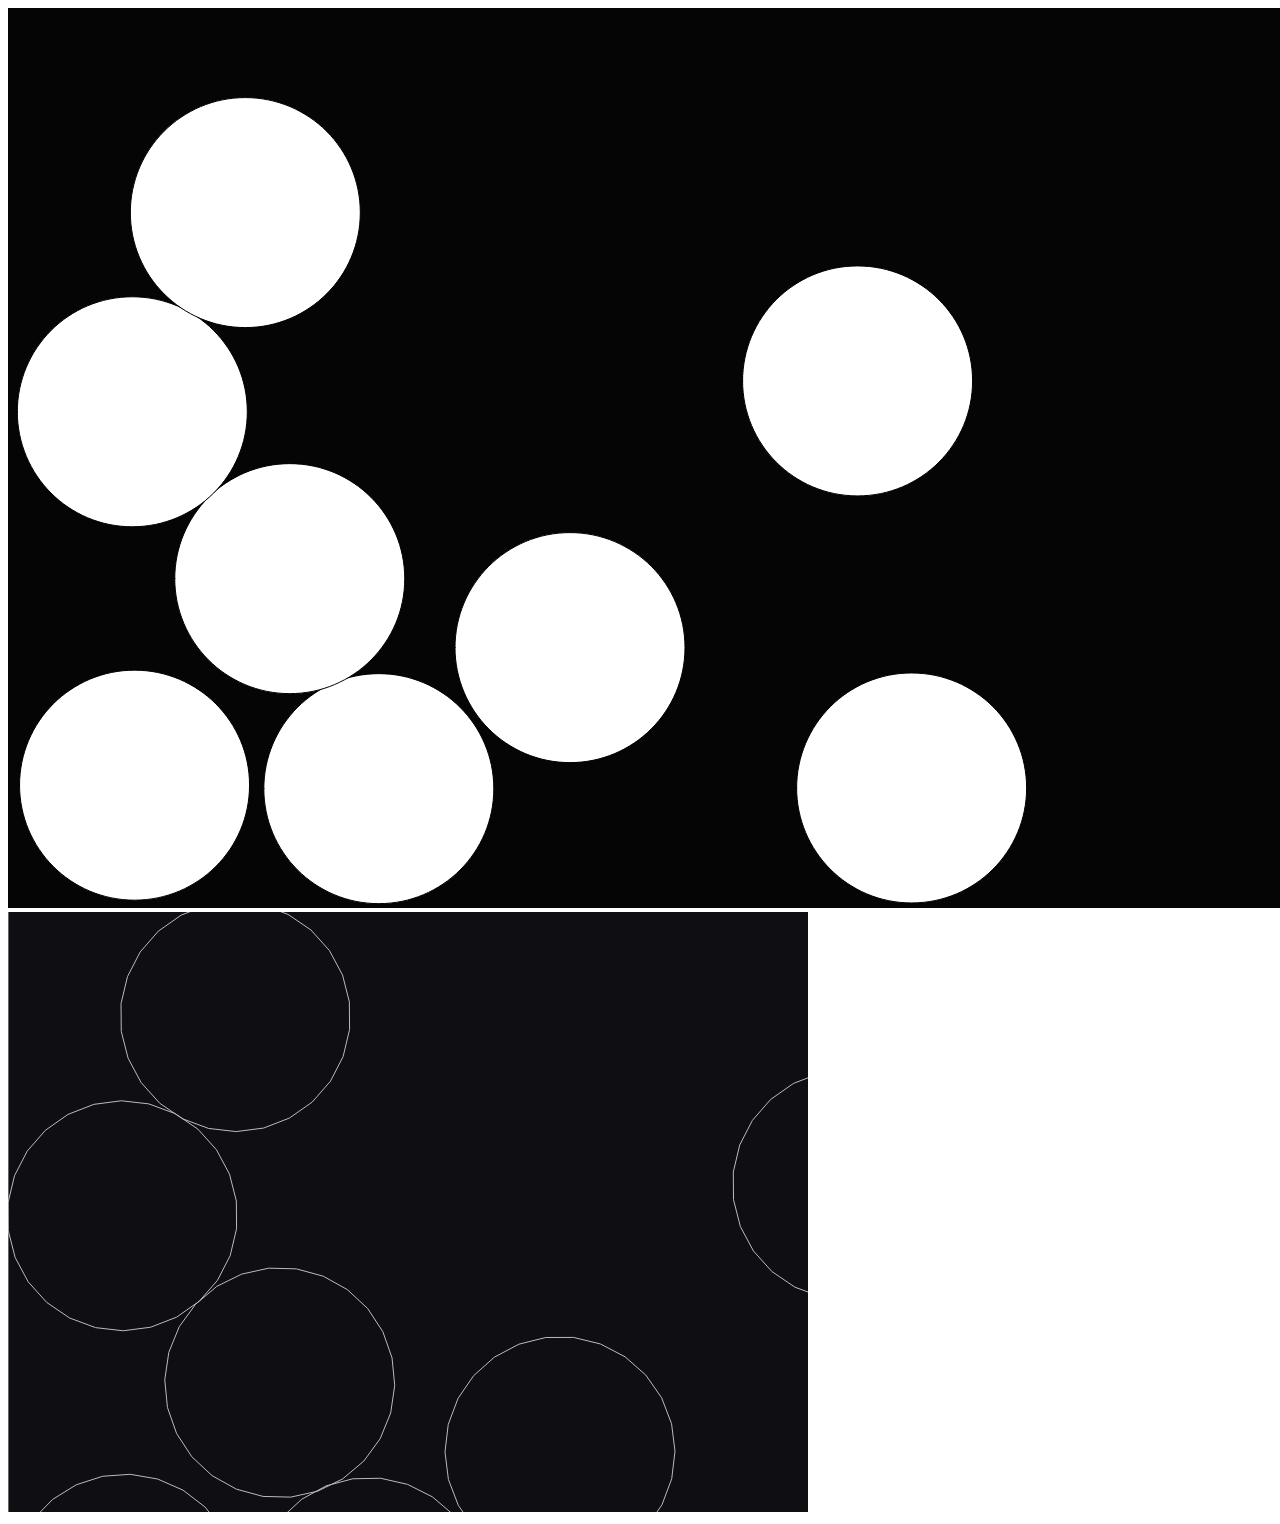
<file: bubbles.html>
<!DOCTYPE html>
<html>
  <head>
    <meta charset="utf-8">
    <title>Starter Template | p5-matter</title>
  </head>
  <body>

    <script src="lib/p5.js/0.5.11/p5.min.js"></script>
    <script src="lib/matter.js/0.12.0/matter.min.js"></script>
    <script src="lib/p5-matter/1.1.0/p5-matter.min.js"></script>
    <script src="sketch.js"></script>
     <script src="circle.js"></script>
  </body>
</html>
</file>
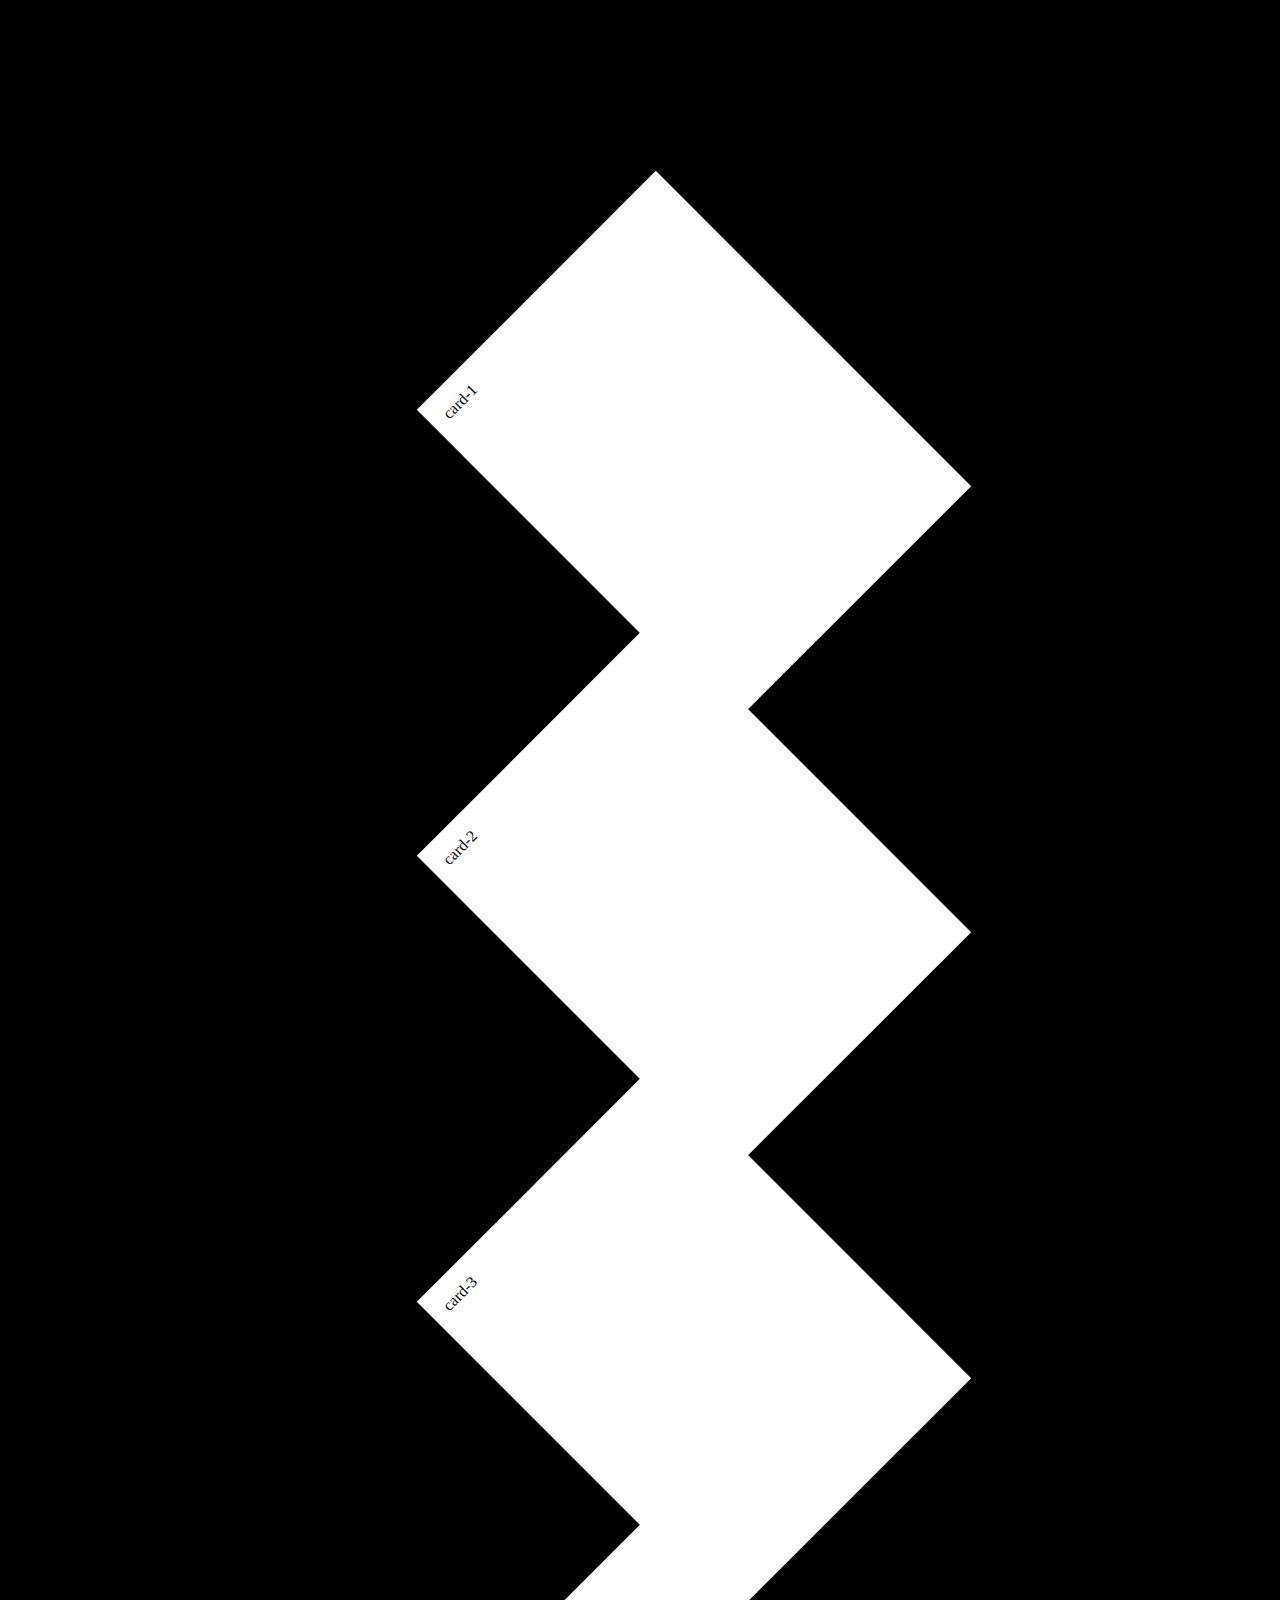
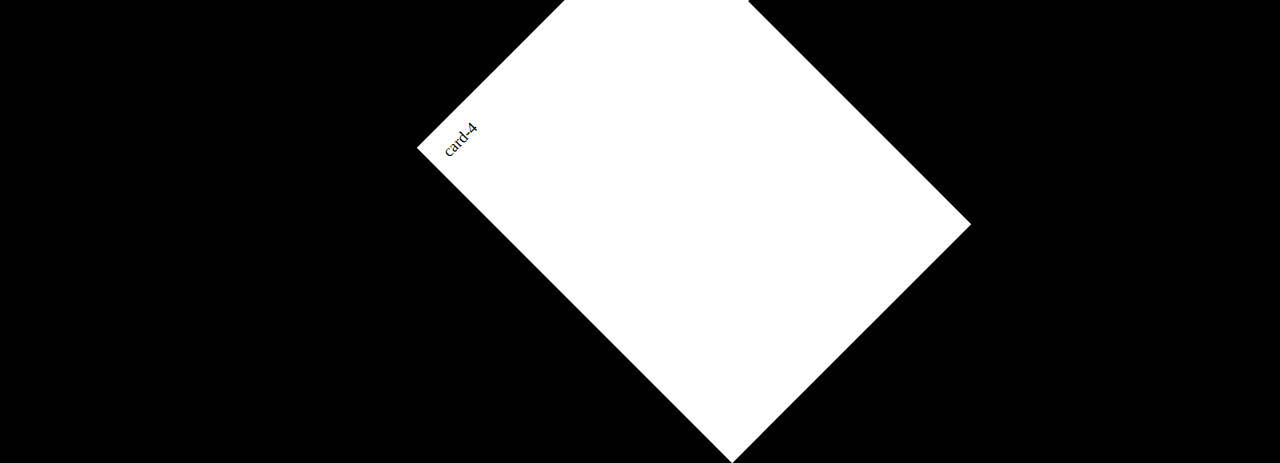
<file: cards.html>
<!DOCTYPE html>
<html>
    
    <head>
         <meta charset="utf-8">
        <meta http-equiv="X-UA-Compatible" content="IE=edge">
        <title>Izzy Geffner</title>
        <meta name="description" content="Izzy Geffner">
        <link rel="stylesheet" href="cards-main.css">
    </head>
    <body>
    
        <div class="cards">
            <div class="card" id="card4">card-1</div>
            <div class="card" id="card3">card-2</div>
            <div class="card" id="card2">card-3</div>
            <div class="card" id="card1">card-4</div>
        </div>


        <script src="script.js"></script>

    </body>
</file>
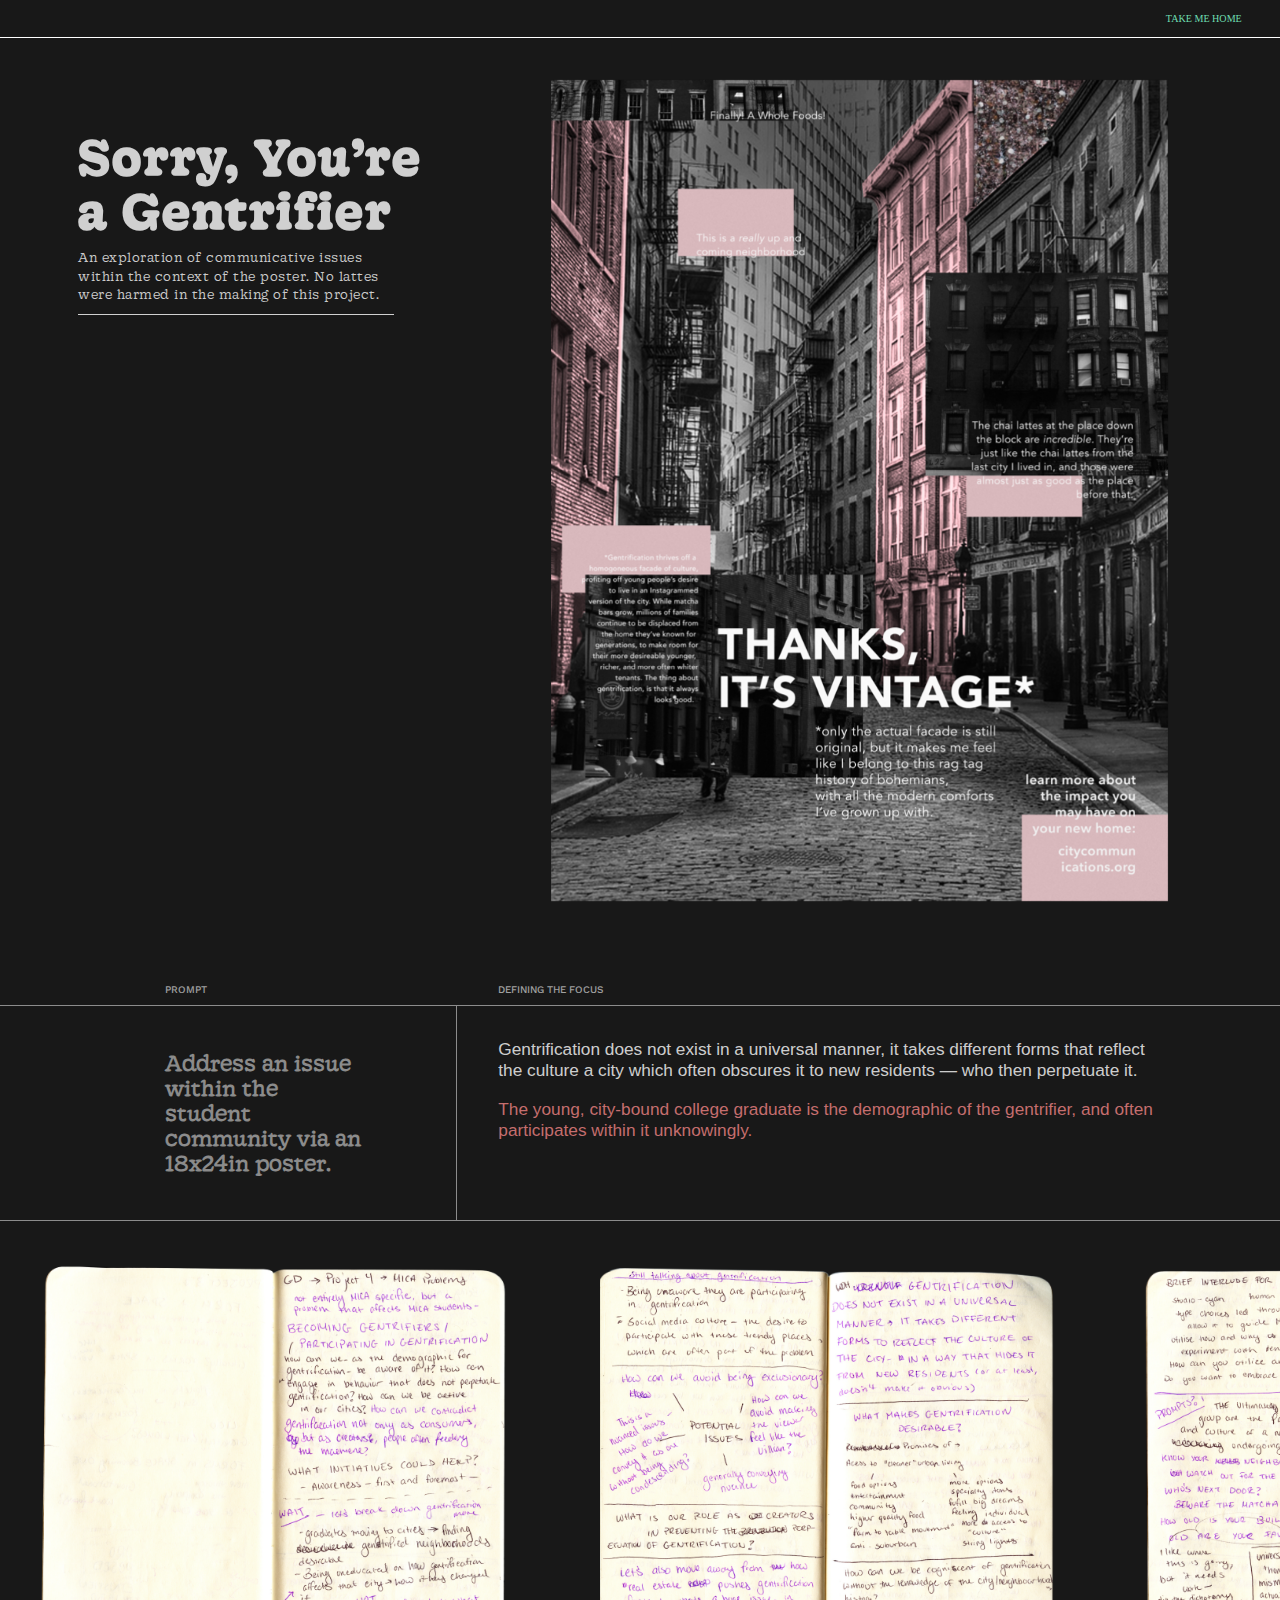
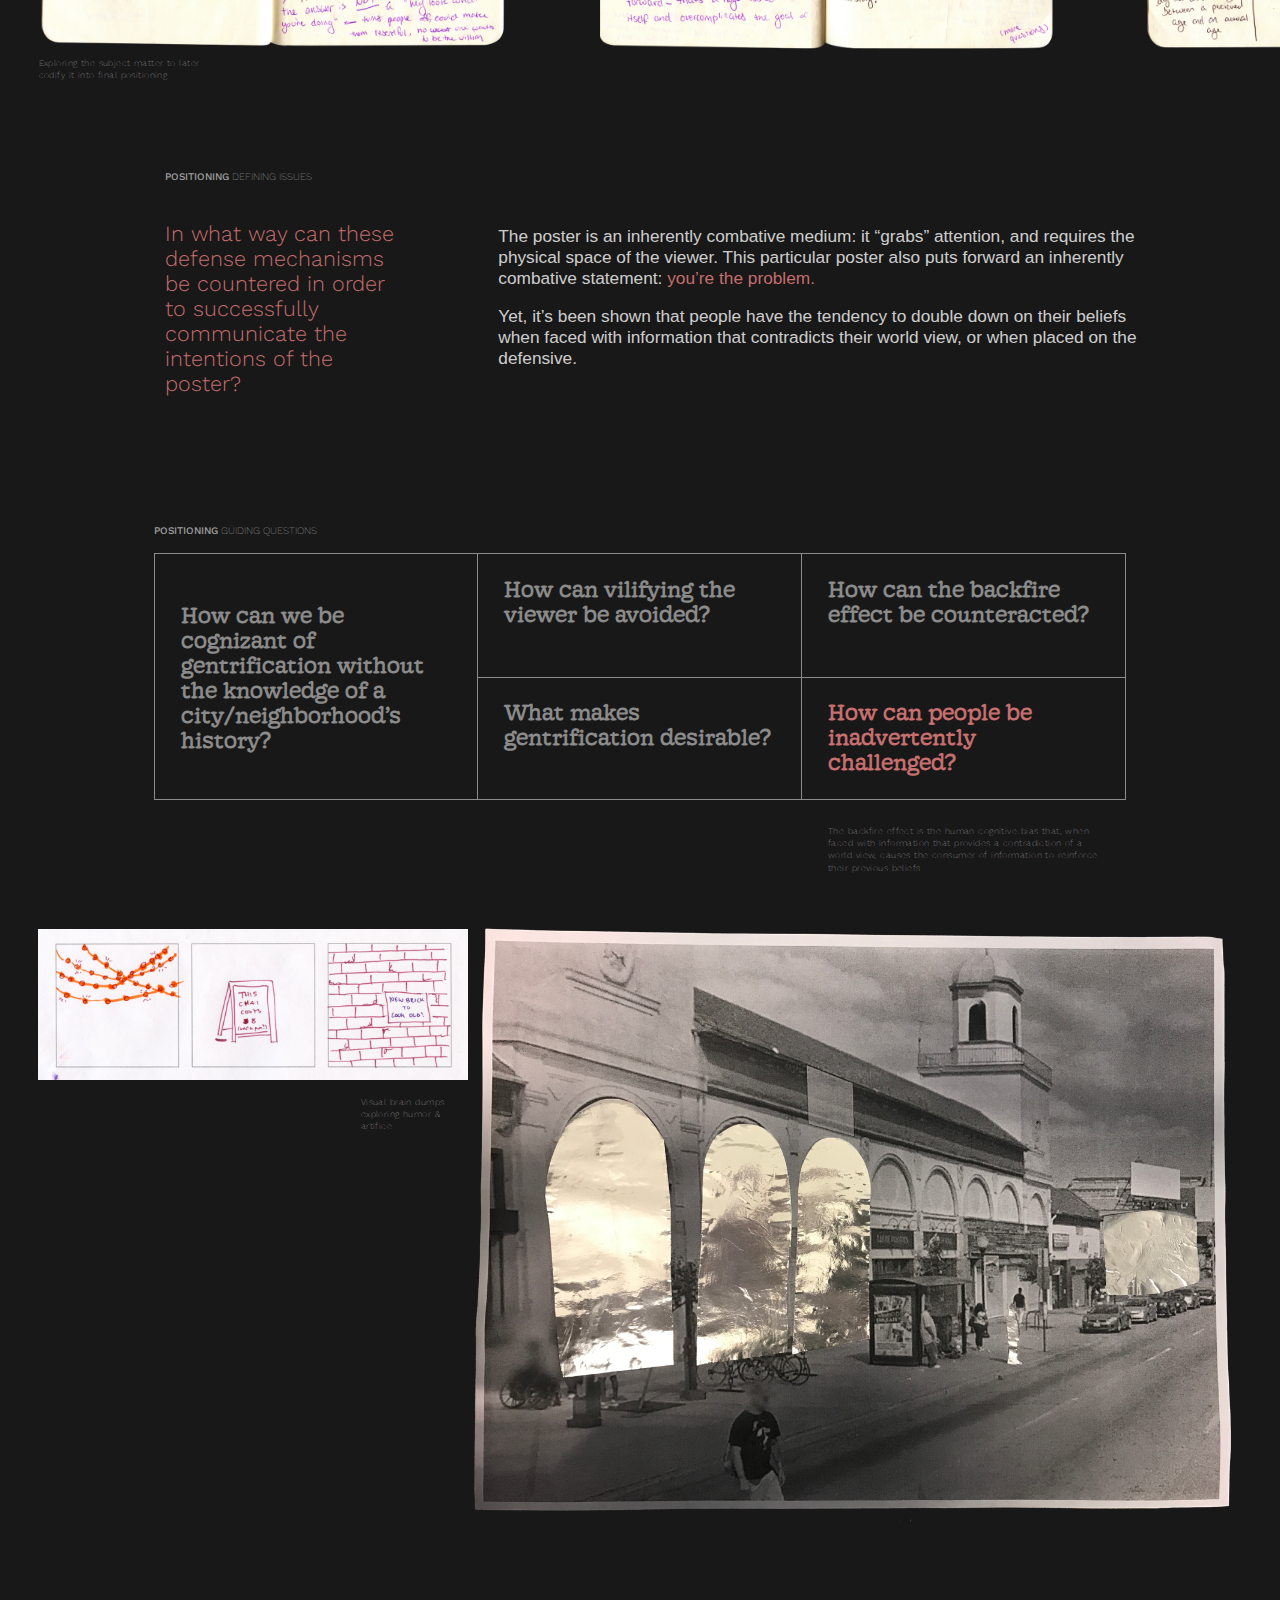
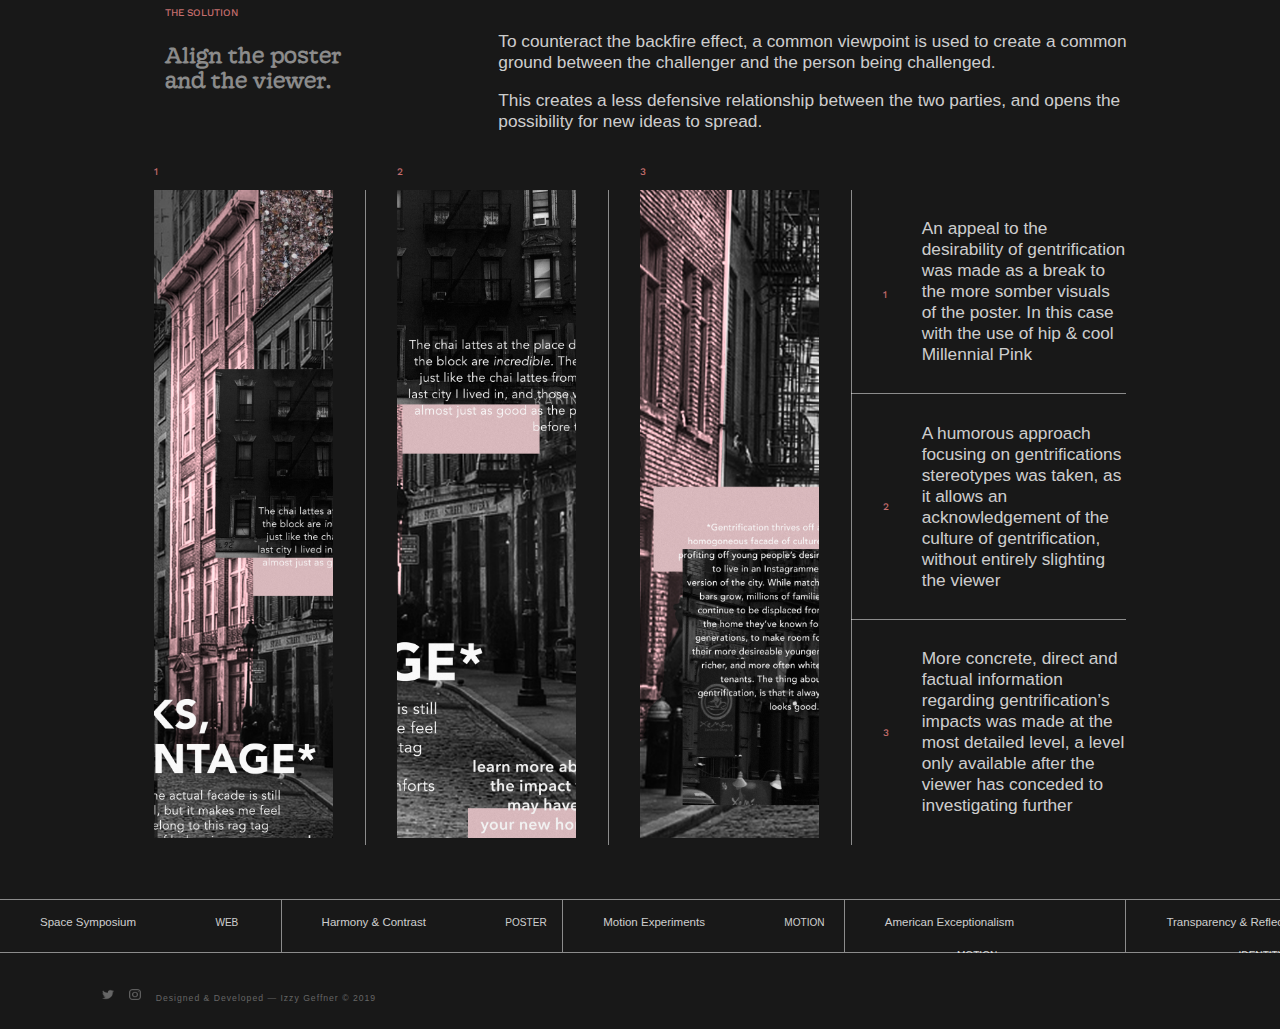
<file: pr-gentrify.html>
<!DOCTYPE html>
<html>
<head>
    <title>Izzy Geffner</title>
        <meta name="description" content="The Work of Izzy Geffner as it Stands Today">
        <link rel="stylesheet" href="main.css">
        <link rel="stylesheet" href="mobile_test.css">
        <link rel="stylesheet" href="pr-gentrify.css">
        
        <link href="https://fonts.googleapis.com/css?family=Work+Sans:200,300,500,600" rel="stylesheet">
</head>
<body>
    <div class="header">
        <a class="right" href="index.html">Take Me Home</a>
    </div>
    <div class="container">
        <div class="txt-intro">
            <h1>Sorry, You’re a Gentrifier</h1>
            <h2 class="page">An exploration of communicative issues within the context of the poster. No lattes were harmed in the making of this project.</h2>
            <div class="underline"></div>
        </div>
        <div class="img-final">
            <img src="images/pr-gent/final.png">
        </div>
    </div>
    <div class="info1">
       <div class="info1-1">
            <p class="sub">prompt</p>
        </div>
        <div class="info1-2">
            <p class="sub">defining the focus</p>
        </div>
        <div class="info1-3">
            <h3>Address an issue within the student community via an 18x24in poster.</h3>
        </div>
        <div class="info1-4">
            <p>Gentrification does not exist in a universal manner, it takes different forms that reflect the culture a city which often obscures it to new residents — who then perpetuate it.</p>
            <p id="red">The young, city-bound college graduate is the demographic of the gentrifier, and often participates within it unknowingly. </p>
        </div>
    </div>
    <div class="sketchbook">
        <div class="img-1"></div>
        <div class="img-2"></div>
        <div class="img-3"></div>
        <div class="sk-cap"><p class="caption">Exploring the subject matter to later codify it into final positioning</p></div>
    </div>
    <div class="info2">
        <div class="info2-1">
                <p class="sub">positioning <span id="light">defining issues</span></p>
        </div>
        <div class="info2-2"></div>
        <div class="info2-3">
            <h4>In what way can these defense mechanisms be countered in order to successfully communicate the intentions of the poster?</h4>
        </div>
        <div class="info2-4">
            <p>The poster is an inherently combative medium: it “grabs” attention, and requires the physical space of the viewer. This particular poster also puts forward an inherently combative statement: <span id="red">you’re the problem.</span></p>
            <p>Yet, it’s been shown that people have the tendency to double down on their beliefs when faced with information that contradicts their world view, or when placed on the defensive. </p>
        </div>
    </div>
    <div class="spacer"></div>
    <div class="questions">
        <div class="q-1">
            <p class="sub">positioning <span id="light">guiding questions</span></p>
        </div>
        <div class="q-2"><h3>How can we be cognizant of gentrification without the knowledge of a city/neighborhood’s history?</h3></div>
        <div class="q-3"><h3>How can vilifying the viewer be avoided?</h3></div>
        <div class="q-4"><h3>How can the backfire effect be counteracted?</h3></div>
        <div class="q-5"><h3>What makes gentrification desirable? </h3></div>
        <div class="q-6"><h3 id="red">How can people be inadvertently challenged? </h3></div>
        <div class="q-7"><p class="caption">The backfire effect is the human cognitive bias that, when faced with information that provides a contradiction of a world view, causes the consumer of information to reinforce their previous beliefs</p></div>
    </div>
    <div class="viz-sketch">
        <div class="viz-1">
            <img src="images/pr-gent/sketch-2.png">
            <p class="caption">Visual brain dumps <br>exploring humor &amp; artifice</p>
        </div>
        <div class="viz-2"><img src="images/pr-gent/sketch-3.png"></div>
    </div>
    <div class="info1">
       <div class="info1-1 downward">
            <p class="sub" id="red">the solution</p>
        </div>
        <div class="info1-2">
        </div>
        <div class="info1-3 no-border">
            <h3>Align the poster and the viewer. </h3>
        </div>
        <div class="info1-4 no-border">
            <p>To counteract the backfire effect, a common viewpoint is used to create a common ground between the challenger and the person being challenged. </p>
            <p>This creates a less defensive relationship between the two parties, and opens the possibility for new ideas to spread. </p>
        </div>
    </div>
    <div class="final">
        <div class="num-1">
            <p class="sub" id="red">1</p>
        </div>
        <div class="num-2">
            <p class="sub" id="red">2</p>
        </div>
        <div class="num-3">
            <p class="sub" id="red">3</p>
        </div>
        <div class="img-4">
            <img src="images/pr-gent/callout-1.png">
        </div>
        <div class="img-5">
            <img src="images/pr-gent/callout-2.png">
        </div>
        <div class="img-6">
            <img src="images/pr-gent/callout-3.png">
        </div>
        <div class="cap-1">
            <p class="sub push" id="red">1</p>
            <p>An appeal to the desirability of gentrification was made as a break to the more somber visuals of the poster. In this case with the use of hip &amp; cool Millennial Pink</p>
        </div>
        <div class="cap-2">
            <p class="sub" id="red">2</p>
            <p>A humorous approach focusing on gentrifications stereotypes was taken, as it allows an acknowledgement of the culture of gentrification, without entirely slighting the viewer</p>
        </div>
        <div class="cap-3">
            <p class="sub" id="red">3</p>
            <p>More concrete, direct and factual information regarding gentrification’s impacts was made at the most detailed level, a level only available after the viewer has conceded to investigating further</p>
        </div>
    </div>
<!--    <div class="thank">
        <h3>thank you!</h3>
    </div> -->
    <div class="foot">
        <div class="pr1">
           <ul class="txt-foot">
               <li class="foot-work">Space Symposium</li>
                <li class="foot-type">web</li>
            </ul>
        </div>
        <div class="pr2">
           <ul class="txt-foot">
               <li class="foot-work">Harmony &amp; Contrast</li>
               <li class="foot-type">poster</li>
            </ul>
        </div>
        <div class="pr3">
           <ul class="txt-foot">
                <li class="foot-work">Motion Experiments</li>
                <li class="foot-type">motion</li>
            </ul>
        </div>
        <div class="pr4">
           <ul class="txt-foot">
                <li class="foot-work">American Exceptionalism</li>
                <li class="foot-type">motion</li>
            </ul>
        </div>
        <div class="pr5">
           <ul class="txt-foot">
                <li class="foot-work">Transparency &amp; Reflection</li>
                <li class="foot-type">Identity</li>
            </ul>
        </div>
    </div>
    <div class="foot2">
        <p class="footer marg">
                <a style="text-decoration: none" href="https://www.twitter.com/izfidel" target="_blank">
                    <img class="icon" src="images/twitter.png" />
                </a><a style="text-decoration: none" href="https:///www.instagram.com/izzygeffner" target="_blank">
                    <img class="icon" src="images/instagram.png" />
                </a>
            Designed &amp; Developed — Izzy Geffner © 2019
            </p>
    </div>
    
</body>
</html>
</file>
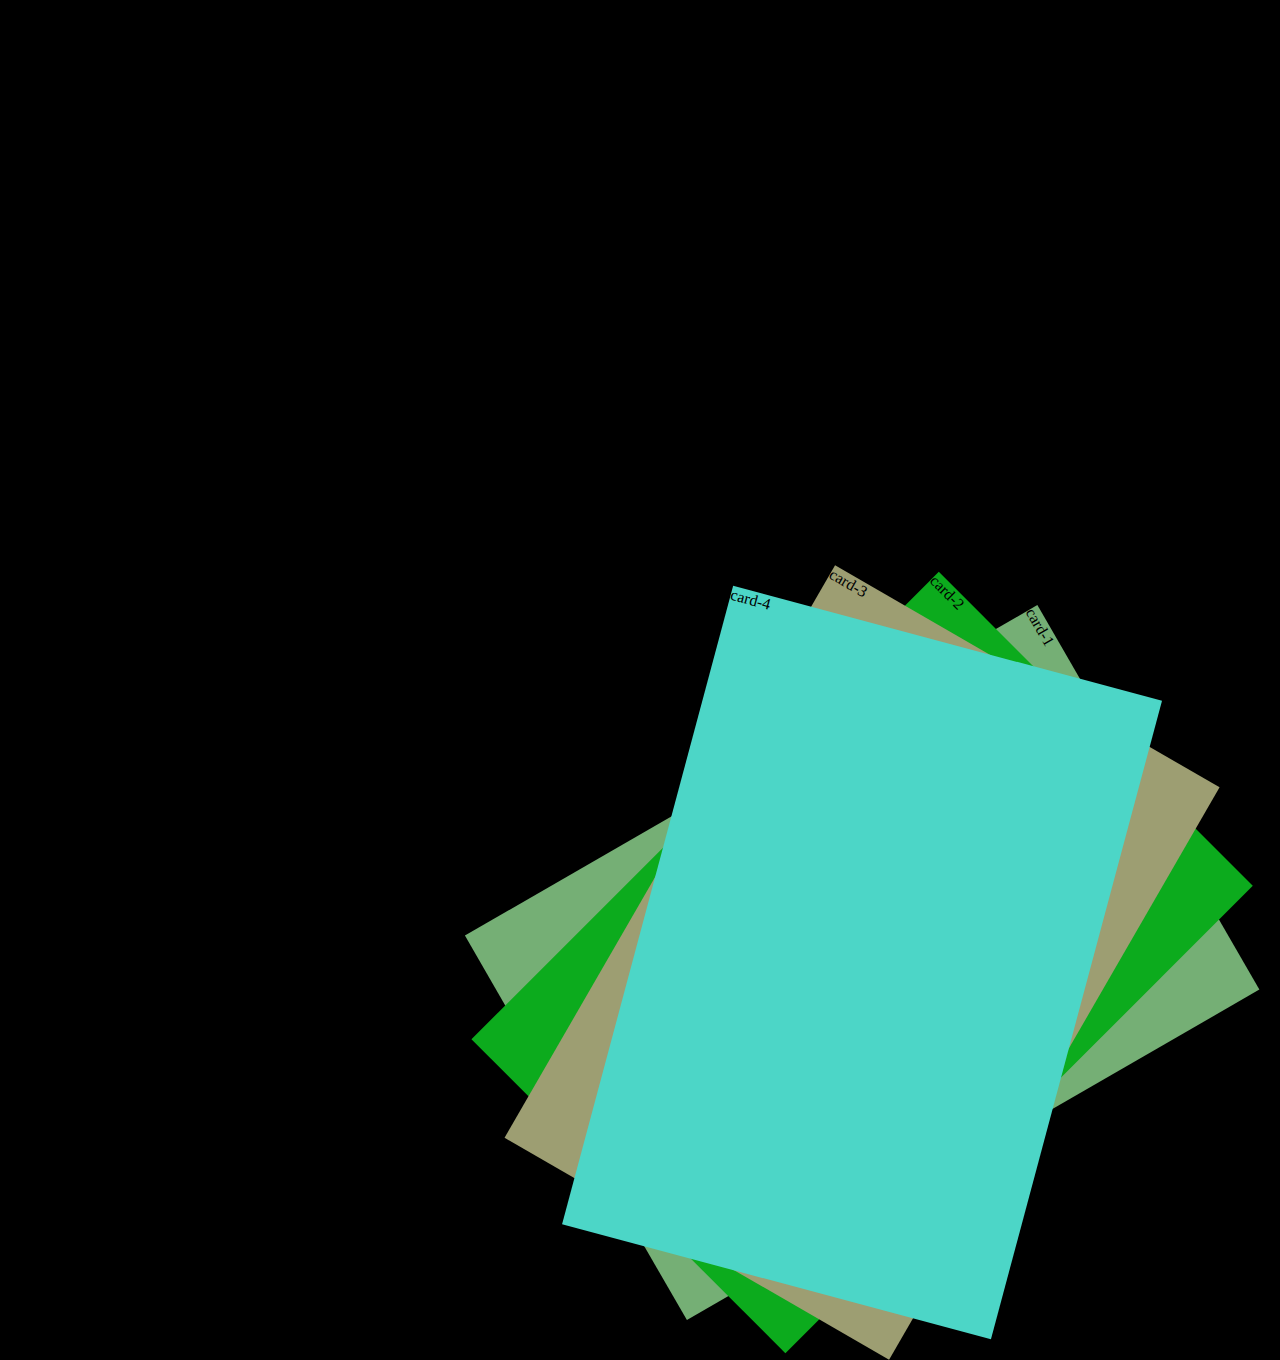
<file: card-test/cards.html>
<!DOCTYPE html>
<html>
    
    <head>
         <meta charset="utf-8">
        <meta http-equiv="X-UA-Compatible" content="IE=edge">
        <title>Izzy Geffner</title>
        <meta name="description" content="Izzy Geffner">
        <link rel="stylesheet" href="main.css">
    </head>
    <body>
    
        <div class="cards">
            <div class="card" id="card4">card-1</div>
            <div class="card" id="card3">card-2</div>
            <div class="card" id="card2">card-3</div>
            <div class="card" id="card1">card-4</div>
        </div>


        <script src="script.js"></script>

    </body>
</file>
<file: cards-main.css>
.test {
    border: 1px solid white;
}

html {
    height: 100%;
    width: 100%;
}

/* SHOW SCROLLBAR 
::-webkit-scrollbar {
    -webkit-appearance: none;
    width: 7px;
  }

::-webkit-scrollbar-thumb {
    background: #888;
}
*/

/*TYPOGRAPHY*/

/*GOOPER*/

@font-face {
font-family: "Gooper SemiCondensed";  
src: 
url('type/GooperSemiCondensed5-Regular.woff') format("woff"),
url('type/GooperSemiCondensed5-Regular.woff2') format("woff2"),
url('type/GooperSemiCondensed5-Regular.otf') format("opentype");
}

.gooper-semiLight {
    font-family: Gooper SemiCondensed;
    font-weight: 500;
}


/* FORMA */

@import url("https://use.typekit.net/qam0qyv.css");

.formaLight-i {
    font-family: forma-djr-text,sans-serif;
    font-weight: 300;
    font-style: italic;
}

.formaLight {
    font-family: forma-djr-text,sans-serif;
    font-weight: 300;
    font-style: normal;
}

.formaMed {
    font-family: forma-djr-text,sans-serif;
    font-weight: 500;
    font-style: normal;
}

.formaReg {
    font-family: forma-djr-micro,sans-serif;
    font-weight: 400;
    font-style: normal;
}

/* FORMA MICRO */

@import url("https://use.typekit.net/qam0qyv.css");

.formaMicroLight {
    font-family: forma-djr-micro, sans-serif;
    font-weight: 300;
    font-style: normal;
}


.formaMicro {
    font-family: forma-djr-micro,sans-serif;
    font-weight: 400;
    font-style: normal;
}

.formaMicro-i {
    font-family: forma-djr-micro,sans-serif;
    font-weight: 400;
    font-style: italic;
}

.formaMicroMed {
    font-family: forma-djr-micro,sans-serif;
    font-weight: 500;
    font-style: normal;
}

.formaMicroMed-i {
    font-family: forma-djr-micro,sans-serif;
    font-weight: 500;
    font-style: italic;
}

.formaMicroBold {
    font-family: forma-djr-micro,sans-serif;
    font-weight: 700;
    font-style: normal;
}

.formaMicroBold-i {
    font-family: forma-djr-micro,sans-serif;
    font-weight: 700;
    font-style: italic;
}

.white {
    color: rgba(255,255,255,1);
}

body {
    background-color: rgba(0,0,0,5);
    width: 100%;
    height: 100%;
    padding: 0px;
    margin: 0px;
}


.cards {
    position: absolute;
/*    justify-content: space-evenly; 
    overflow: scroll; 
    white-space: nowrap; */
    width: 100%;
    height: 100%;
    z-index: 3;
}
/* 
.scroll-block {
    position: absolute;
    display: flex;
    width: 100%;
    height: 45%;
    top: 28vh;
   justify-content: space-between;
    background-color: rgba(0,0,0,0);
} */

.card {
    background-color: white;
    position: relative;
    top: 25vh;
    height: 46%;
    width: 34vh;
    margin-left: 41%;
    transition: all 1s;
    padding: 1em;
    
}

.flexbox {
    height: 100%;
    width: 100%;
    display: flex;
    flex-direction: column;
    justify-content: flex-start;
    align-items: flex-start;
    flex-wrap: wrap;

}

.card-head {
    margin-top: 0;
    margin-bottom: 3%;
    width: 100%;
    display: flex;
    flex-direction: row;
    justify-content: space-between;
}

.breakLine {
    background-color: rgba(255,255,255,1);
    width: 100%;
    height: .3%;

}


.hover-top:hover {
    transition: all 1s;
    z-index: 5;
}


.card.onLoad {
    position: absolute;
    left: 26%;
}

.bottomLine {
    background-color: rgba(255,255,255,1);
    width: 100%;
    height: .1%;
    margin-bottom: 3%
}
    

/*CARD TYPE*/


.date {
    font-size: .8em;
    letter-spacing: .6px;
    margin-top: 0;
    margin-bottom: 0;
}

.num {
    font-size: .8em;
    letter-spacing: .6px;
    margin-top: 0;
    margin-bottom: 0;
    display: inline;
}

.card h3 {
    font-size: 2.6em;
    line-height: 1;
    margin-top: 5%;
    margin-bottom: 6%;
}

.description {
    font-size: .9em;
    margin-top: 4%;
    margin-right: 5%;
    line-height: 1.3;
    flex-grow: 3;
    letter-spacing: .9px;
}

.description a {
    text-decoration: none;
    font-weight: 400;
    opacity: 50%;    
    
}

.category {
    justify-self: flex-end;
    text-transform: uppercase;
    margin-bottom: 0;
    font-size: .2em;
    letter-spacing: .5px;
}

/*HEAD TYPE*/


.head-type {
    position: absolute;
    margin-left: 2;
    height: 95%;
    width: 55%;
    display: inline-flex;
    flex-direction: column;
    align-content: flex-end;
    justify-content: flex-end;
    padding: 1em;
    transition: 1s;
    z-index: 5;
}


.face1 {
    position: absolute;
    height: 60%;
    margin-left: 40%;
    opacity: 0;
}

.face2 {
    position: absolute;
    height: 35%;
    margin-top: 50%;
    margin-left: 7%;
    opacity: 0;
}



.head-type p {
    margin: 0;
    font-size: 7em;
    line-height: .9;
    opacity: .9;
}

.col-1 {
    display: flex;
    width: 100%;
    justify-content: space-between;
    align-self: flex-start;
    flex: 1;
}

.type-name{
    padding: 0px;
    margin: 0px;
    
}

.type-extra {
    align-self: flex-end;
    transition: .5s all;
    text-align: right;
    
}

#intro {
    transition: .5s all;


}

.tester {
    color: goldenrod;
   text-align: left;
   -webkit-animation: moveLeft 1s ease-out;
   -moz-animation: moveLeft 1s ease-out;
   -o-animation:  moveLeft 1s ease-out;
    animation: moveLeft 1s ease-out;
    -webkit-animation-fill-mode: forwards;
}



@-webkit-keyframes moveLeft {
    from {
        text-align: right;
    }


    to {
        text-align: left;
    }
}

@-moz-keyframes moveLeft {
    from {
        text-align: right;
    }


    to {
        text-align: left;
    }
}

@-o-keyframes moveLeft {
    from {
        text-align: right;
    }


    to {
        text-align: left;
    }
}

@keyframes moveLeft {
    from {
        text-align: right;
    }


    to {        text-align: left;
    }
}

.switch {
    display: inline-block;
    height: .6em;
    width: .6em; 
    background-color: coral;
    border-radius: 100%;
    transition: 1s all; 
    z-index: 10;
}


/* FOOTER */ 


.footer {
    position: absolute;
    width: 98%;
    display: flex;
    justify-content: space-between;
    align-items: center;
    margin-bottom: .5em;
    margin-left: 1em;
    margin-right: 1em;
    bottom: 0;
    padding: 0px;
    z-index: 6;
    
}

.footer img {
    height: .7em;
    margin-right: .2em;
    margin-left: .2em;
    padding: 0px;
    transition: .2s;
}

.footer img:hover {
    opacity: 40%;
    
}

.footer p {
    font-size: .5em;
    opacity: 50%;
    letter-spacing: 1px;
    margin-bottom: 0px;
}

/*BUTTONS*/

.button-circle {
    position: relative;
    padding: .3em;
    box-sizing: border-box;
    float: right;
    clear: none;
    margin-top: 1.5%;
    margin-right: 1.5%;
    z-index: 10;
    transition: .5s all;
    opacity: .5;
    
}

.button-circle img {
    width: 4.5em;
}

.button-circle p {
    font-family: formaMicro-Light; !important;
    position: absolute;
    margin: 0;
    left: 34%;
    top: 21%;
    text-align: center;
    text-transform: uppercase;
    font-size: 1.7em;
    letter-spacing: 1px;
}

.star-about {
    transition: .5s all;
}

.button-circle:hover .star-about {
   transform: rotate(30deg);

}

.button-circle:hover {
    opacity: 1;
}



.button-star {
    position: absolute;
    float: right;
    bottom: 0;
    margin-bottom: 1.5%;
    margin-right: 1.5%;
    left: 94%;
    clear: none;
    z-index: 10;
    transition: .5s all;
    opacity: .5;
    
}

.star {
    transition: 1s all;
}

.button-star img {
    width: 4.5em;
    
}

.button-star p {
    position: absolute;
    text-align: center;
    margin: 0;
    padding: 0;
    left: 45%;
    top: 30%;
}

.button-star:hover .star {
   transform: rotate(-30deg);

}

.button-star:hover {
    opacity: 1;
}



@media screen and (max-height: 650px)
    {
    body {
      /*  background-color: rosybrown; */
    }
        
    .card {
        height: 50%;        
    }
        
    .card-head p {
        font-size: 1.9vh;
    }
    
    .card h3 {
        font-size: 6vh;
    }
    
    .description {
        font-size: 1.9vh;
    }
        
    .category {
        font-size: 1.2vh;
        }
}

@media screen and (max-width: 1210px) {
    .head-type p {
        font-size: 8.6vw;
    }
}

@media screen and (max-width: 900px) {
    
    .head-type {
        width: 95%;
        
    }
    
    .footer {
        width: 95%;
    }
    
    .card {
        margin-left: 5%;
    }
}

@media screen and (max-width: 850px) {
    .head-type p {
        letter-spacing: .3px;
    }
    
    .footer p {
        letter-spacing: 1.2px;
        transition: .2s;
    }
}

#card1 {
    transform: rotate(-45deg);
    background-color: #ffffff;
}


#card2 {
    transform: rotate(-45deg);
    background-color: rgba(255,255,255,1);
}

#card3 {
    transform: rotate(-45deg);
    background-color: rgba(255,255,255,1);
}

#card4 {
    transform: rotate(-45deg);
    background-color: rgba(255,255,255,1);
}

#card5 {
    transform: rotate(-45deg);
    background-color: rgba(255,255,255,1);
}

#card6 {
    transform: rotate(-45deg);
    background-color: rgba(255,255,255,1);
}

#card7 {
    transform: rotate(-45deg);
    background-color: rgba(255,255,255,1);
}

#card8 {
    transform: rotate(-45deg);
    background-color: rgba(255,255,255,1);
}

/*
.bg {
    z-index: 10;
    width: 50%;
    height: 50%;
    background-position: center;
    background-image: url(images/bg.png); 
}

*/

.bg-2 {
    z-index: 4;
    width: 100%;
    height: 100%;
    position: absolute;
    background-position: center center;
    background-image: url("images/Parkway.jpg");
    background-size: cover;
    transition: all 1s;
    -webkit-animation: fadeInFromNone 0.5s ease-out;
    -moz-animation: fadeInFromNone 0.5s ease-out;
    -o-animation: fadeInFromNone 0.5s ease-out;
    animation: fadeInFromNone 0.5s ease-out;
}

.bg-3 {
    z-index: 4;
    width: 100%;
    height: 100%;
    position: absolute;
    background-image: url("images/theTreatment.gif");
    background-position: center center;
    background-size: cover;
    transition: all 1s;
    -webkit-animation: fadeInFromNone 0.5s ease-out;
    -moz-animation: fadeInFromNone 0.5s ease-out;
    -o-animation: fadeInFromNone 0.5s ease-out;
    animation: fadeInFromNone 0.5s ease-out;
}

.bg-4 {
    z-index: 4;
    width: 100%;
    height: 100%;
    position: absolute;
    background-image: url("images/worldsFair.png");
    background-position: center center;
    background-size: cover;
    transition: all 1s;
    -webkit-animation: fadeInFromNone 0.5s ease-out;
    -moz-animation: fadeInFromNone 0.5s ease-out;
    -o-animation: fadeInFromNone 0.5s ease-out;
    animation: fadeInFromNone 0.5s ease-out;
}

.bg-5 {
    z-index: 4;
    width: 100%;
    height: 100%;
    position: absolute;
    background-image: url("images/solistaglia-test-small.gif");
    background-position: center center;
    background-size: cover;
    transition: all 1s;
    -webkit-animation: fadeInFromNone 0.5s ease-out;
    -moz-animation: fadeInFromNone 0.5s ease-out;
    -o-animation: fadeInFromNone 0.5s ease-out;
    -o-animation: fadeInFromNone 0.5s ease-out;
    animation: fadeInFromNone 0.5s ease-out;
}

.bg-6 {
    z-index: 4;
    width: 100%;
    height: 100%;
    position: absolute;
    background-image: url("images/RadicalMedia-small.gif");
    background-position: center center;
    background-size: cover;
    transition: all 1s;
    -webkit-animation: fadeInFromNone 0.5s ease-out;
    -moz-animation: fadeInFromNone 0.5s ease-out;
    -o-animation: fadeInFromNone 0.5s ease-out;
    animation: fadeInFromNone 0.5s ease-out;
}

.bg-7 {
    z-index: 4;
    width: 100%;
    height: 100%;
    position: absolute;
    background-image: url("images/SpaceSymposium.png");
    background-position: center center;
    background-size: cover;
    transition: all 1s;
    -webkit-animation: fadeInFromNone 0.5s ease-out;
    -moz-animation: fadeInFromNone 0.5s ease-out;
    -o-animation: fadeInFromNone 0.5s ease-out;
    animation: fadeInFromNone 0.5s ease-out;
}

.bg-8 {
    z-index: 4;
    width: 100%;
    height: 100%;
    position: absolute;
    background-image: url("images/lettering-bw.png");
    background-position: center center;
    background-size: cover;
    transition: all 1s;
    -webkit-animation: fadeInFromNone 0.5s ease-out;
    -moz-animation: fadeInFromNone 0.5s ease-out;
    -o-animation: fadeInFromNone 0.5s ease-out;
    animation: fadeInFromNone 0.5s ease-out;
}

@-webkit-keyframes fadeInFromNone {
    0% {
        display: none;
        opacity: 0;
    }

    1% {
        display: block;
        opacity: 0;
    }

    100% {
        display: block;
        opacity: 1;
    }
}

@-moz-keyframes fadeInFromNone {
    0% {
        display: none;
        opacity: 0;
    }

    1% {
        display: block;
        opacity: 0;
    }

    100% {
        display: block;
        opacity: 1;
    }
}

@-o-keyframes fadeInFromNone {
    0% {
        display: none;
        opacity: 0;
    }

    1% {
        display: block;
        opacity: 0;
    }

    100% {
        display: block;
        opacity: 1;
    }
}

@keyframes fadeInFromNone {
    0% {
        display: none;
        opacity: 0;
    }

    1% {
        display: block;
        opacity: 0;
    }

    100% {
        display: block;
        opacity: 1;
    }
}



/* MOBILE */

@media only screen 
  and (min-device-width: 320px) 
  and (max-device-width: 480px) 
  and (-webkit-min-device-pixel-ratio: 2)
  and (orientation: portrait){ 
    
      body {
        /*   background-color: pink; */
          height: 100%;
          width: 100%;
          margin: 0;
          overflow: hidden;
      }
      
      .head-type {
          position: absolute;
          height: 92%;
          width: 96%;
      }
      
      .head-type p {
          font-size: 6.8vh;
          text-align: left;
      }
      
      
      .card {
            position: absolute;
            height: 47vh;
            width: 30vh;
            margin-left: -5%;
            margin-right: 0%; 
            top: 20%;
            padding: 4%;
      }
      
      .footer p {
         font-size: 1.2vh;
         letter-spacing: .7px;
      }

      .footer img {
          height: 1.3vh;
      }
      
      /*CARD STYLING */
      
      .flexbox {
          width: 100%;
          height: 100%;
      }
      
      .breakLine {
          height: .4%;
      }
      
      .date {
          font-size: 2vh;
      }
      
      .num {
          font-size: 2vh;
      }
      
      .card h3 {
          font-size: 5vh;
          line-height: 110%;
      }
      
      .description {
         font-family: forma-djr-micro,sans-serif;
         font-weight: 400;
          font-size: 1.7vh;
          letter-spacing: .8px;
          line-height: 1.4;
      }
      
      .bottomLine {
            height: .3%;
            margin-bottom: 0;
      }
      
      .category {
          font-size: 1.4vh;
      }
      
      .button-circle {
          display: none;
          position: absolute;
          float: left;
          margin-top: 16%;
          margin-left: 4%;

      }
      
      .button-circle img {
          width: 2em;     
      }
      
      .button-star {
          margin-bottom: 12%;
      }
      
      .button-star img {
          width: 3em;
      }
}

/* IPHONE X */ 

 @media only screen 
  and (min-device-width: 375px) 
  and (max-device-width: 812px) 
  and (-webkit-min-device-pixel-ratio: 3)
  and (orientation: portrait) { 
      
       body {
          /* background-color: red; */

       }
       .head-type {
          height: 100%;
          width: 96%;
      }
      
      .card { 
          margin-left: 0%;
      }
      
      .description {
        font-family: forma-djr-micro,sans-serif;
        font-weight: 400;
          font-size: 1.8vh;
        /*  letter-spacing: 2px; */
          
      }
}

/*LANDSCAPE*/

/*PIXEL 2*/
@media screen 
  and (min-device-width: 412px) 
  and (max-device-height: 823px) 
  and (-webkit-min-device-pixel-ratio: 2.5) 
  and (orientation: landscape) {
      
    /*  body {
          background-color: darkred;
      } */
      
      .card {
        height: 60%;
        width: 40vh;
        margin-left: 18vh;
        margin-top: 17vh;
        top: 0vh;
      }
      
      /*CARD STYLING */
      
      .card h3 {
          font-size: 6vh;
      }
      
      .description {
          font-size: 2.6vh;
      }
}


/*IPHONE 5*/
@media only screen 
  and (min-device-width: 320px) 
  and (max-device-width: 668px)
  and (-webkit-min-device-pixel-ratio: 2)
  and (orientation: landscape) {

    /*  body {
          background-color: rebeccapurple;
      } */
      
      .card {
        height: 60%;
        width: 40vh;
        margin-left: 18vh;
        margin-top: 17vh;
        top: 0vh;
      }
      
      /*CARD STYLING */
      
      .card h3 {
          font-size: 6vh;
      }
      
      .description {
          font-size: 2.5vh;
      }
      
      
}

@media only screen 
  and (min-device-width: 360px) 
  and (max-device-width: 812px) 
  and (-webkit-min-device-pixel-ratio: 3)
  and (orientation: landscape) { 
    
     /*    body {
             background-color: fuchsia;
         } */
      
      .card {
        height: 60%;
        width: 40vh;
        margin-left: 18vh;
        margin-top: 17vh;
        top: 0vh;
      }
      
      /*CARD STYLING */
      
      .card h3 {
          font-size: 6vh;
      }
      
      .description {
          font-size: 2.6vh;
      }
      
     
}
</file>
<file: main.css>
/*TYPOGRAPHY*/

/*GOOPER*/
@font-face {
font-family: "Gooper Semibold";
src: url("css/fonts/Gooper0.2-SemiBold.eot");
src: 
url("css/fonts/Gooper0.2-SemiBold.woff") format("woff"),
url("css/fonts/Gooper0.2-SemiBold.otf") format("opentype");
}

@font-face {
font-family: "Gooper";
src: url("css/fonts/Gooper0.2-Regular.eot");
src: 
url("css/fonts/Gooper0.2-Regular.woff") format("woff"),
url("css/fonts/Gooper0.2-Regular.otf") format("opentype");
}

@font-face {
font-family: "Gooper Light";
src: url("css/fonts/Gooper0.2-Light.eot");
src: 
url("css/fonts/Gooper0.2-Light.woff") format("woff"),
url("css/fonts/Gooper0.2-Light.otf") format("opentype");
}

/*testing*/

.bord {
    border: 2px solid white;
}

.gb {
    border: 2px solid blue;
}

a {
    color: #6EDDB1;
}
/*grid*/ 

.m-container {
    display: none;
}

.container {
    background-color: #181818;
    overflow: hidden;
    display: grid;
    grid-template-columns: 2fr 1fr;
    grid-template-rows: repeat(18, 1fr);
    width: 100vw;
    height: 100vh;
}

.header-1 {
    grid-column: 1/2;
    grid-row: 1/1;
    border-bottom: 1px solid white
}

.main-work {
    grid-column: 2/4;
    grid-row: 1/19;
    overflow: auto;
}

.work-grid {
    display: grid;
    grid-template-columns: 3fr 2fr;
    grid-template-rows: repeat(18, 1fr);
}

.header-2 {
    grid-column: 2/3;
    grid-row: 1/;
    position: sticky;
    top: 0;
    border-bottom: 1px solid white;
    background-color: #181818;
    z-index: 1;
    
}

.work-1 {
    grid-column: 1/2;
    grid-row: 1/4;
    background-color: #D8D8D8;
    background-image:url('images/Portfolio-1.png');
    background-size: cover;
    background-position: center;
/*    opacity: .3;
    transition: 1s; */

}

.link a {
    display: block;
    height: 100%;
    border: 2px solid white;
    opacity: 0;
    transition: .3s
}

.link a:hover {
    opacity: .9;
}

.link2 a {
    display: block;
    height: 100%;
    border: 2px solid black;
    opacity: 0;
    transition: .3s
}

.link2 a:hover {
    opacity: .9;
}


/* .work-1:hover ~ .caption-1 {
    opacity: 1;
    transition: 1s;
}


.work-1:hover {
    opacity: 1;
    transition: 1s;
}

*/ 

.caption-1 {
    grid-column: 2/4;
    grid-row: 1/;
/*    opacity: .3;
    transition: 1s; */
}

.work-2 {
    grid-column: 1/2;
    grid-row: 4/7;
    background-color: #F26161;
    background-image:url('images/Portfolio-2.png');
    background-size: cover;
    background-position: center;
    
}

.caption-2 {
    grid-column: 2/3;
    grid-row: 4/7;

}

.work-3 {
    grid-column: 1/2;
    grid-row: 7/10;
    background-color: #D8D8D8;
    background-image:url('images/Portfolio-3.png');
    background-size: cover;
    background-position: center;

}

.caption-3 {
    grid-column: 2/3;
    grid-row: 7/10;
}

.work-4 {
    grid-column: 1/2;
    grid-row: 10/13;
    background-color: #F26161;
    background-image:url('images/Portfolio-4.gif');
    background-size: cover;
    background-position: center;

}

.caption-4 {
    grid-column: 2/3;
    grid-row: 10/13;
}

.work-5 {
    grid-column: 1/2;
    grid-row: 13/16;
    background-color: #D8D8D8;
    background-image:url('images/Portfolio-5.gif');
    background-size: cover;
    background-position: center;

}

.caption-5 {
    grid-column: 2/3;
    grid-row: 13/16;
}

.work-6 {
    grid-column: 1/2;
    grid-row: 16/19;
    background-color: #F26161;
    background-image:url('images/Portfolio-6.png');
    background-size: contain;
    background-position: center;

}

.caption-6 {
    grid-column: 2/3;
    grid-row: 16/19;
}


.main-1 {
    grid-column: 1/2;
    grid-row: 2/16;
    grid-area: "main";
}

.main-2 {
    grid-column: 1/2;
    grid-row: 16/19;
}


/* type */

html {
    font-size: calc(1em + 1vw);
    background-color: #181818
}

.main-copy {
    width: 72%;
    padding-top: 4%;
    padding-left: 8%;
}

h1 {
    font-family: Gooper;
    font-size: 1.7em;
/*    color: #FBFBFB; */
    color:rgba(255,255,255,.8);
}

.iz {
    font-family: Gooper Semibold;
    color:rgba(255,255,255,.9);
    letter-spacing: 2px;
    background-size: .5em;
    box-sizing: border-box;
/*    border-bottom: 1px solid white; */
    box-shadow: 
        inset 0 -.02em white,
        inset 0 -.01em blue;
    text-shadow:  2px 7px #181818,
                  -2px 7px #181818;
}

.iz:hover .face-1{
    visibility: visible;
    opacity: 1;
    transition: .2s;
}

.ge {
    font-family: Gooper Semibold;
    letter-spacing: 2px;
    color:rgba(255,255,255,.9);
     box-shadow: 
        inset 0 -.02em white,
        inset 0 -.01em blue;
    text-shadow:  2px 7px #181818,
                  -2px 7px #181818;
}

.ge:hover .face-2{
    visibility: visible;
    opacity: 1;
    transition: .2s;
}

.body-copy {
    width: 50%;
    padding-left: 8%;
}
h2 {
    font-family: Gooper Light;
    font-weight:300;
    font-size: .53em;
    color:rgba(255,255,255,.8);
    line-height: 1.35;
    letter-spacing: .5px;
}

.contact {
    padding-left: 8%;
    padding-top: 1.7%;
}

.wip {
    padding-left: 8%;
    padding-top: 1%;
    width: 50%;
}

.txt-pad {
    padding-left: 4.5%;
}

p {
    font-family: Source Sans Pro, sans-serif;
    font-size: .4em;
    color:rgba(255,255,255,.8);
}

.wip p {
    color: #FC9A9A;
}

.title {
    font-family: Source Sans Pro;
    font-weight: 200;
    position: relative;
    bottom: -60%;
    padding-left: 13%;
}

.type {
    text-transform: uppercase;
    font-size: .3em;
    position: relative;
    padding-left: 13%;
    bottom: -60%;
}

.nostyle {
    text-decoration: none;
    color: rgba(255,255,255,.8);
    transition: .3s;
}

.nostyle:hover {
    color: #6EDDB1;
    transition: .3s;
}

.footer {
    font-size: .3em;
    font-weight: 200;
    letter-spacing: 1px;
    color: #666666;
    padding-left: 8%;
    padding-top: 9%;
}

/*images*/
.box {
    overflow: hidden;
}

.face-1 {
    visibility: hidden;
    opacity: 0;
    width: 26%;
    position: absolute;
    top: 19%;
    left: 10%;
    transition: .2s;

}

.face-2 {
    visibility: hidden;
    opacity: 0;
    width: 22%;
    position: absolute;
    top: 19%;
    left: 20%;
    transition: .2s;
    
}

.icon {
    width: 1%;
    display: inline;
    padding-right: 1%;
}
</file>
<file: mobile_test.css>
@media only screen and (max-width: 1000px) {
    
    button {
        text-decoration: none;
    }
    .container {
        display: none;
    }
    
    .m-container {
        display: block;
        height: 100vh;
        width: 100%;
        
    }
    
    .header-1 {
        border-bottom: 2px solid white;
        position: sticky;
    }
    
    .about {
        background-color: #dedede; 
        height: 100vh;
        width: 100%;
        z-index: 1;
        position: absolute;
        display: grid;
        grid-template-rows: 3fr 2fr 1fr;
        
    }
    
    .name {
        list-style: none;
        margin-left: 3vw;
        margin-right: 6vw;
        padding-bottom: vw
    }

    .name li {
    display: inline;
    }
    
    /* ABOUT */ 

    #izzy {
    font-family: Gooper Light;
    font-size: 1.7em;
    color: #FBFBFB;
}

    #about-txt {
    font-family: Gooper Light;
    font-size: 1.7em;
    color: #FBFBFB;
    float: right;
}
    
    #aboutBG {
        position: absolute;
        opacity: 0;

    }
    
    #aboutPress {
/*      display: contents; */
      animation: 1.5s slide-up;  
      margin-top:0%;
      opacity: 1;    
        
            
    }
    
    @keyframes slide-up {
      from {
        margin-top: 100vh;
      }

      to {
        margin-top: 0%;
      }
    }
    
    #aboutReturn {
      animation: 1.5s slide-down, 5s fade;
      animation-fill-mode: forwards;
        
    }
    
    @keyframes slide-down {
      from {
        margin-top: 0vh;
      }

      to {
        margin-top: 100vh;
      }
    }
    
    @keyframes fade {
      from {
        opacity: 1;
      }

      to {
        opacity: 0;
      }
    }
    
    
    .main-type {
        grid-row: 1/2;
        margin-left: 6vw;
        margin-right: 6vw;
        padding-bottom: 0vh;
    }
    
    .second-type {
        grid-rows: 2/3;
        margin-left: 6vw;
        margin-right: 6vw;
        margin-top: -3vh
    }
    
/*TYPE*/
    
    .main-type h1 {
        font-family: Gooper;
        color: #181818;
        font-size: 4.5em;
        line-height: 1.05;
        
    }
    
    .second-type h2 {
        color: #181818;
        font-size: 1.4em;
    }
    
    .links ul {
        padding-left: 0;
    }
    
    .txt-pad {
        padding-left: 20vw
    }
    
    .links li {
        list-style: none;
        display: inline;
        font-family: Source Sans Pro;
        font-size: 1.4em;
    }
    
    .links a {
         color: #F26161;;
    }
    
    #semibold {
        font-family: Gooper SemiBold;
    }
    
    /*WORK*/ 
    
    .work h3 {
        display: inline;
        font-family: Source Sans Pro;
        font-weight: 300;
        color: #D8D8D8;
        float: left;    
        margin-bottom: 10vw;
    }
    
    .work h4 {
        display: inline;
        font-family: Source Sans Pro;
        font-weight: 400;
        color: #D8D8D8;
        text-transform: uppercase;
        float: right;
    }
    
    .work {
        margin-top: 5vw;
        height: 100%;
        display: grid;
        grid-template-columns: 10% 1fr 10%;
        grid-column-gap: 0px;
    }
    
    .work1 {
        background-image: url(images/Portfolio-1.png);
        background-size: contain;
        grid-column: 2/3;
        width: auto;
        height: 67vw;
    }
    
    .caption1 {
        grid-column: 2/3;
    }
    
     .work2 {
        background-image: url(images/Portfolio-2.png);
        background-size: contain;
        grid-column: 2/3;
        width: auto;
        height: 67vw;
    }
    
    .caption2 {
        grid-column: 2/3;
    }
    
    .work3 {
        background-image: url(images/Portfolio-3.png);
        background-size: contain;
        grid-column: 2/3;
        width: auto;
        height: 67vw;
    }
    
    .caption3 {
        grid-column: 2/3;
    }
    
    .work4 {
        background-image: url(images/Portfolio-4.gif);
        background-size: contain;
        grid-column: 2/3;
        width: auto;
        height: 67vw;
    }
    
    .caption4 {
        grid-column: 2/3;
    }
    
    .work5 {
        background-image: url(images/Portfolio-5.gif);
        background-size: contain;
        grid-column: 2/3;
        width: auto;
        height: 67vw;
    }
    
    .caption5 {
        grid-column: 2/3;
    }
    
    .work6 {
        background-image: url(images/Portfolio-6.png);
        background-size: contain;
        grid-column: 2/3;
        width: auto;
        height: 67vw;
    }
    
    .caption6 {
        grid-column: 2/3;
    }
}
</file>
<file: pr-gentrify.css>
/*TYPOGRAPHY*/

/*GOOPER*/
@font-face {
font-family: "Gooper Semibold";
src: url("css/fonts/Gooper0.2-SemiBold.eot");
src: 
url("css/fonts/Gooper0.2-SemiBold.woff") format("woff"),
url("css/fonts/Gooper0.2-SemiBold.otf") format("opentype");
}

@font-face {
font-family: "Gooper";
src: url("css/fonts/Gooper0.2-Regular.eot");
src: 
url("css/fonts/Gooper0.2-Regular.woff") format("woff"),
url("css/fonts/Gooper0.2-Regular.otf") format("opentype");
}

@font-face {
font-family: "Gooper Light";
src: url("css/fonts/Gooper0.2-Light.eot");
src: 
url("css/fonts/Gooper0.2-Light.woff") format("woff"),
url("css/fonts/Gooper0.2-Light.otf") format("opentype");

}

/*TESTING*/ 

.test {
    border: 1px solid red;
}

.test2 {
    border: 1px dashed blue;
}

/* TYPE */ 

#red {
    color: rgba(255,140,140,.75);
}

#light {
    font-weight: 200;
}

.al-right {
    text-align: right;
}

a { 
    font-family: Source Sans Pro;
}

.header a {
    font-size: .35em;
    font-weight: 500;
    text-transform: uppercase;
    text-decoration: none;
}

.right {
    float: right;
    margin-right: 4vw;
}

.container h1 {
    font-family: Gooper Semibold;
    letter-spacing: 2px;
    line-height: 1.1em;
    margin-bottom: auto;
}

.container h2 {
    font-family: Gooper Light;
    font-size: .45em;
    width: 90%;
    line-height: 1.4;
}

.sub {
    font-family: Work Sans;
    font-weight: 500;
    text-transform: uppercase;
    font-size: .35em;
    color: rgba(255,255,255, .6);
}

h3 {
    font-family: Gooper Light;
    color: rgba(255,255,255, .5);
    font-size: .75em;
}

p {
    font-size: .6em;
    font-weight: 300;
    
}

.caption {
    font-family: Work Sans;
    font-weight: 200;
    color: rgba(255,255,255, .6);
    font-size: .3em;
    line-height: 1.4;
    letter-spacing: .05em;
}

h4 {
    font-family: Work Sans;
    font-weight: 300;
    color: rgba(255,255,255, .7);
    font-size: .75em;  
    color: rgba(255,140,140,.75);
}

.foot-work {
    font-family: Source Sans Pro, sans-serif;
    font-weight: 200;
    color:rgba(255,255,255,.8);
    font-size: .4em;
}

.foot-type {
    font-family: Source Sans Pro, sans-serif;
    color:rgba(255,255,255,.8);
    font-size: .35em;
    font-weight: 400;
    text-transform: uppercase;
    padding-left: 30%

}


/*BUILD*/


body {
    margin: 0px;
}

.header {
    position: fixed;
    float: right;
    width: 100vw;
    padding: .45em;
    margin: 0x;;
    border-bottom: 1px solid white;
    z-index: .8;
    background-color: #181818;
}

.container {
    display: grid;
    grid-template-columns: 1fr 1.8fr;
    grid-template-rows: auto;
/*    overflow: visible; */ 
    box-sizing: border-box;
    padding: 2vw;
    height: auto;
}

.txt-intro {
    grid-column: 1/2;
    padding-top: 4%;
    padding-right: 8%;
    padding-left: 12%;
    margin-top: 6vh;
}

.underline {
    margin-bottom: 2vh;
    width: 90%;
    border-bottom: .05em solid rgba(255,255,255,.8);
}

.img-final {
    grid-column: 2/3;
    grid-rows: 1/2;
    margin-top: 6vh;
    margin-bottom: 2vh;
    z-index: 0;
}

.img-final img {
    display: block;
    position: inherit;
    width: 78%;
    margin-left: auto;
    margin-right: auto;
}

.info1 {
    display: grid;
    grid-template-columns: 1fr 1.8fr;
    margin-top: 1em;
}

.info1-1 {
    padding-left: 36%;
}

.info1-2 {
    padding-left: 5%;
}

.info1-3 {
    grid-column: 1/2;
    box-sizing: border-box;
    border-top: .03em solid rgba(255,255,255, .5);
    border-bottom: .03em solid rgba(255,255,255, .5);
    border-right: .03em solid rgba(255,255,255, .5);
    padding-left: 36%;
    padding-right: 20%;
    padding-top: 5%;
    padding-bottom: 5%; 

}

.info1-4 {
    box-sizing: border-box;
    border-top: .03em solid rgba(255,255,255, .5);
    border-bottom: .03em solid rgba(255,255,255, .5);
    padding-top: 2%;
    padding-bottom: 2%;
    padding-left: 5%;
    padding-right: 15%;
}

.sketchbook {
    display: grid;
    grid-template-columns: 43vw 43vw 43vw;
    grid-template-rows: auto 3vh;
    height: 40vw;
    overflow-x: scroll;
    overflow-y: hidden;
    -ms-overflow-style: none;  /* IE 10+ */
    overflow: -moz-scrollbars-none; /*  // Firefox */
}

.sketchbook::-webkit-scrollbar {
    display: none; /* Safari and Chrome */
}

.img-1 {
    display: inline;
    background-image: url(images/pr-gent/sketchbook-1.png);
    background-position: center;
    background-size: contain;
    background-repeat: no-repeat;
}

.img-2 {
    display: inline;
    background-image: url(images/pr-gent/sketchbook-2.png);
    background-position: center;
    background-size: contain;
    background-repeat: no-repeat;
}

.img-3 {
    display: inline;
    background-image: url(images/pr-gent/sketchbook-3.png);
    background-position: center;
    background-size: contain;
    background-repeat: no-repeat;
}

.sk-cap {
    margin-top: -2em;
    margin-left: 7%;
    width: 30%;
}

.info2 {
    display: grid;
    grid-template-columns: 1fr 1.8fr;
    margin-top: 1em;
}

.info2-1 {
    padding-left: 36%;
}

.info2-3 {
    grid-column: 1/2;
    box-sizing: border-box;
    padding-left: 36%;
    padding-right: 10%;
 
}

 .info2-4 {
    box-sizing: border-box;
    padding-top: 2%;
    padding-bottom: 2%;
    padding-left: 5%;
    padding-right: 15%; 
}

.spacer {
    height: 10vh;
}

.questions {
    display: grid;
    grid-template-columns: 1fr 1fr 1fr;
    grid-template-rows: 3vw 1fr 1fr;
    padding-right: 12%;
    padding-left: 12%;
}

.q-1 {
    grid-column: 1/4;
    grid-row: 1/2;
}

.q-2 {
    grid-column: 1/2;
    grid-row: 2/4;
    border: .03em solid rgba(255,255,255, .5);
    box-sizing: border-box;
    padding: 8%
}

.q-3 {
    grid-column: 2/3;
    border-top: .03em solid rgba(255,255,255, .5);
    border-right: .03em solid rgba(255,255,255, .5);
    box-sizing: border-box;
    padding-left: 8%;
    padding-right: 8%;
}

.q-4 {
    grid-column: 3/4;
    border-top: .03em solid rgba(255,255,255, .5);
    border-right: .03em solid rgba(255,255,255, .5);
    box-sizing: border-box;
    padding-left: 8%;
    padding-right: 8%;
}

.q-5 {
    grid-column: 2/3;
    border-top: .03em solid rgba(255,255,255, .5);
    border-right: .03em solid rgba(255,255,255, .5);
    border-bottom: .03em solid rgba(255,255,255, .5);
    box-sizing: border-box;
    padding-left: 8%;
    padding-right: 8%;
}

.q-6 {
    grid-column: 3/4;
    border-top: .03em solid rgba(255,255,255, .5);
    border-right: .03em solid rgba(255,255,255, .5);
    border-bottom: .03em solid rgba(255,255,255, .5);
    box-sizing: border-box;
    padding-left: 8%;
    padding-right: 8%;
}

 .q-7 {
    grid-column: 3/4;
    padding-top: 5%;
    padding-left: 8%;
    padding-right: 5%;
    
}

.viz-sketch {
    display: grid;
    grid-template-columns: 1fr 1.8fr;
    grid-template-rows: auto;
    box-sizing: border-box;
    padding: 3vw;
    height: auto;
}

.viz-1 {
    grid-column: 1/2;
    padding-top: 2%

}

.viz-1 p {
    padding-left: 75%;
}

.viz-1 img {
    width: 100%;
}

.viz-2 img{
    width: 100%;
}

.no-border {
    border: none;
}

.downward {
    margin-bottom: -4em;
}

.final {
    display: grid;
    grid-template-columns: repeat(3, 1fr) 25%;
    grid grid-template-rows: 2vh repeat(3, 60%);
    grid-column-gap: 3.2%;
    margin-right: 12%;
    margin-left: 12%;
}

.num-1 {
    grid-column: 1/2;
    grid-row: 1/2;
    margin-bottom: 1vw;
}

.num-2 {
    grid-column: 2/3;
    grid-row: 1/2;
}

.num-3 {
    grid-column: 3/4;
    grid-row: 1/2;
}

.img-4 {
    grid-column: 1/2;
    grid-row: 2/5;
    display: block;
    border-right: .03em solid rgba(255,255,255, .5);
/*    background-image: url(images/pr-gent/callout-1.png);
    background-position: center;
    background-size: contain;
    background-repeat: no-repeat;  */
}

.final img {
    width: 85%;
}


.img-5 {
    grid-column: 2/3;
    grid-row: 2/5;
    border-right: .03em solid rgba(255,255,255, .5);
}

.img-6 {
    grid-column: 3/4;
    grid-row: 2/5;
    border-right: .03em solid rgba(255,255,255, .5);
}

.cap-1 {
    grid-column: 4/5;
    grid-row: 2/3;
    display: grid;
    grid-template-columns: 4% auto;
    grid-column-gap: 10%;
    grid-template-rows: 100%;
    border-bottom: .03em solid rgba(255,255,255, .5);
    margin-left: -2.5vw;
}

.cap-1 p {
        padding-left: 2.5vw;
}

.final p {
    margin-bottom: auto;
    margin-top: auto;
}


.push {
    padding-top: 50%;
}

.cap-2 {
    grid-column: 4/5;
    grid-row: 3/4;
    display: grid;
    grid-template-columns: 4% auto;
    grid-column-gap: 10%;
    grid-template-rows: 100%;
    border-bottom: .03em solid rgba(255,255,255, .5);
    margin-left: -2.5vw;
}

.cap-2 p {
        padding-left: 2.5vw;
}

.cap-3 {
    grid-column: 4/5;
    grid-row: 4/5;
    display: grid;
    grid-template-columns: 4% auto;
    grid-column-gap: 10%;
    grid-template-rows: 100%;
    margin-left: -2.5vw;
}

.cap-3 p {
        padding-left: 2.5vw;
}

.thank {
    margin-left: 50%;
    margin-right: auto;
    margin-top: 8vh;
}

.thank h3{
    display: inline;
    border: .03em solid rgba(255,255,255, .5);
    padding: .5%;
}

.foot {
    display: grid;
    grid-template-columns: repeat(5,22vw);
    grid-template-rows: 6vh;
    overflow-x: scroll;
    -ms-overflow-style: none;  /* IE 10+ */
    overflow: -moz-scrollbars-none;  /* Firefox */
    margin-bottom: 4vh;
    margin-top: 6vh;
}

.foot::-webkit-scrollbar {
    display: none; /* Safari and Chrome */
}

.foot div {
    border-top: .03em solid rgba(255,255,255, .5);
    border-bottom: .03em solid rgba(255,255,255, .5);
    border-right: .03em solid rgba(255,255,255, .5);
}
.txt-foot {
    grid-row: 1/2;
    margin-top: 0;
    margin-bottom: 0;
}
.txt-foot li {
    display: inline;
}

.marg {
    padding-top: 0%;
    margin-top: 1vh;
    margin-bottom: 3vh;
}

/* MOTION EXPIMENTS */

.mo-info1 {
    grid-column: 1/2;
    box-sizing: border-box;
    padding-left: 26%;
    padding-right: 10%;
    padding-top: 5%;
    padding-bottom: 5%; 
}

.mo {
    padding-left: 26%;
}

.gifs {
   margin-left: 25%;
    margin-right: 25%;
    width: 100%; 
}

.gif-grid {
    display: grid;
    grid-column-gap: 1.5vw;
    grid-row-gap: 1.5vw;
    grid-template-columns: 130% 95%;
}

.gif-1 {
   grid-column: 1/2;
    width: 100%;
}

.gif-2 {
   grid-column: 2/3; 
    width: 100%;
}

.gif-34 {
    grid-column: 1/2;
}

.gif-3 {
    width: 47%;
    margin-right: 1.5vw;
}

.gif-4 {
    width: 47%;
}

.gif-5 {
    grid-column: 2/3;
    width: 100%;
    margin-top: -12vw;
}

.gifs-2 {
    display: grid;
    grid-template-columns: 112% 112%;
    grid-column-gap: 1.7vw;
    margin-top: 1.5vw;
}
.gif-6 {
    width: 100%;
    grid-column: 1/2;

}

.gif-7 {
    width: 100%;
    grid-column: 2/3;
}

.foot a {
    text-decoration: none;
}

.foot div {
      transition: .2s;
}

.foot div:hover {
    color: #6EDDB1;
    border: .03em solid #6EDDB1;
    transition: .2s;
}

.txt-foot:hover {
    color: #6EDDB1;
    transition: .2s;
}
</file>
<file: card-test/main.css>
body {
    background-color: rgba(0,0,0,5);
}

.cards {
    margin-top: 50%;
    margin-left: 50%;
}

.card {
/*    background-color: rgba(255,255,255,1); */
    position: absolute;
    height: 51.667vw;
    width: 34.688vw;
    transition: all 1s;
}


#card1 {
    transform: rotate(0deg);
    background-color: rgba(255,255,255,1);
}


#card2 {
    transform: rotate(0deg);
    background-color: rgba(255,255,255,1);
}

#card3 {
    transform: rotate(0deg);
    background-color: rgba(255,255,255,1);
}

#card4 {
    transform: rotate(0deg);
    background-color: rgba(255,255,255,1);
}

#card5 {
    transform: rotate(0deg);
    background-color: rgba(255,255,255,1);
}

#card6 {
    transform: rotate(0deg);
    background-color: rgba(255,255,255,1);
}
</file>
